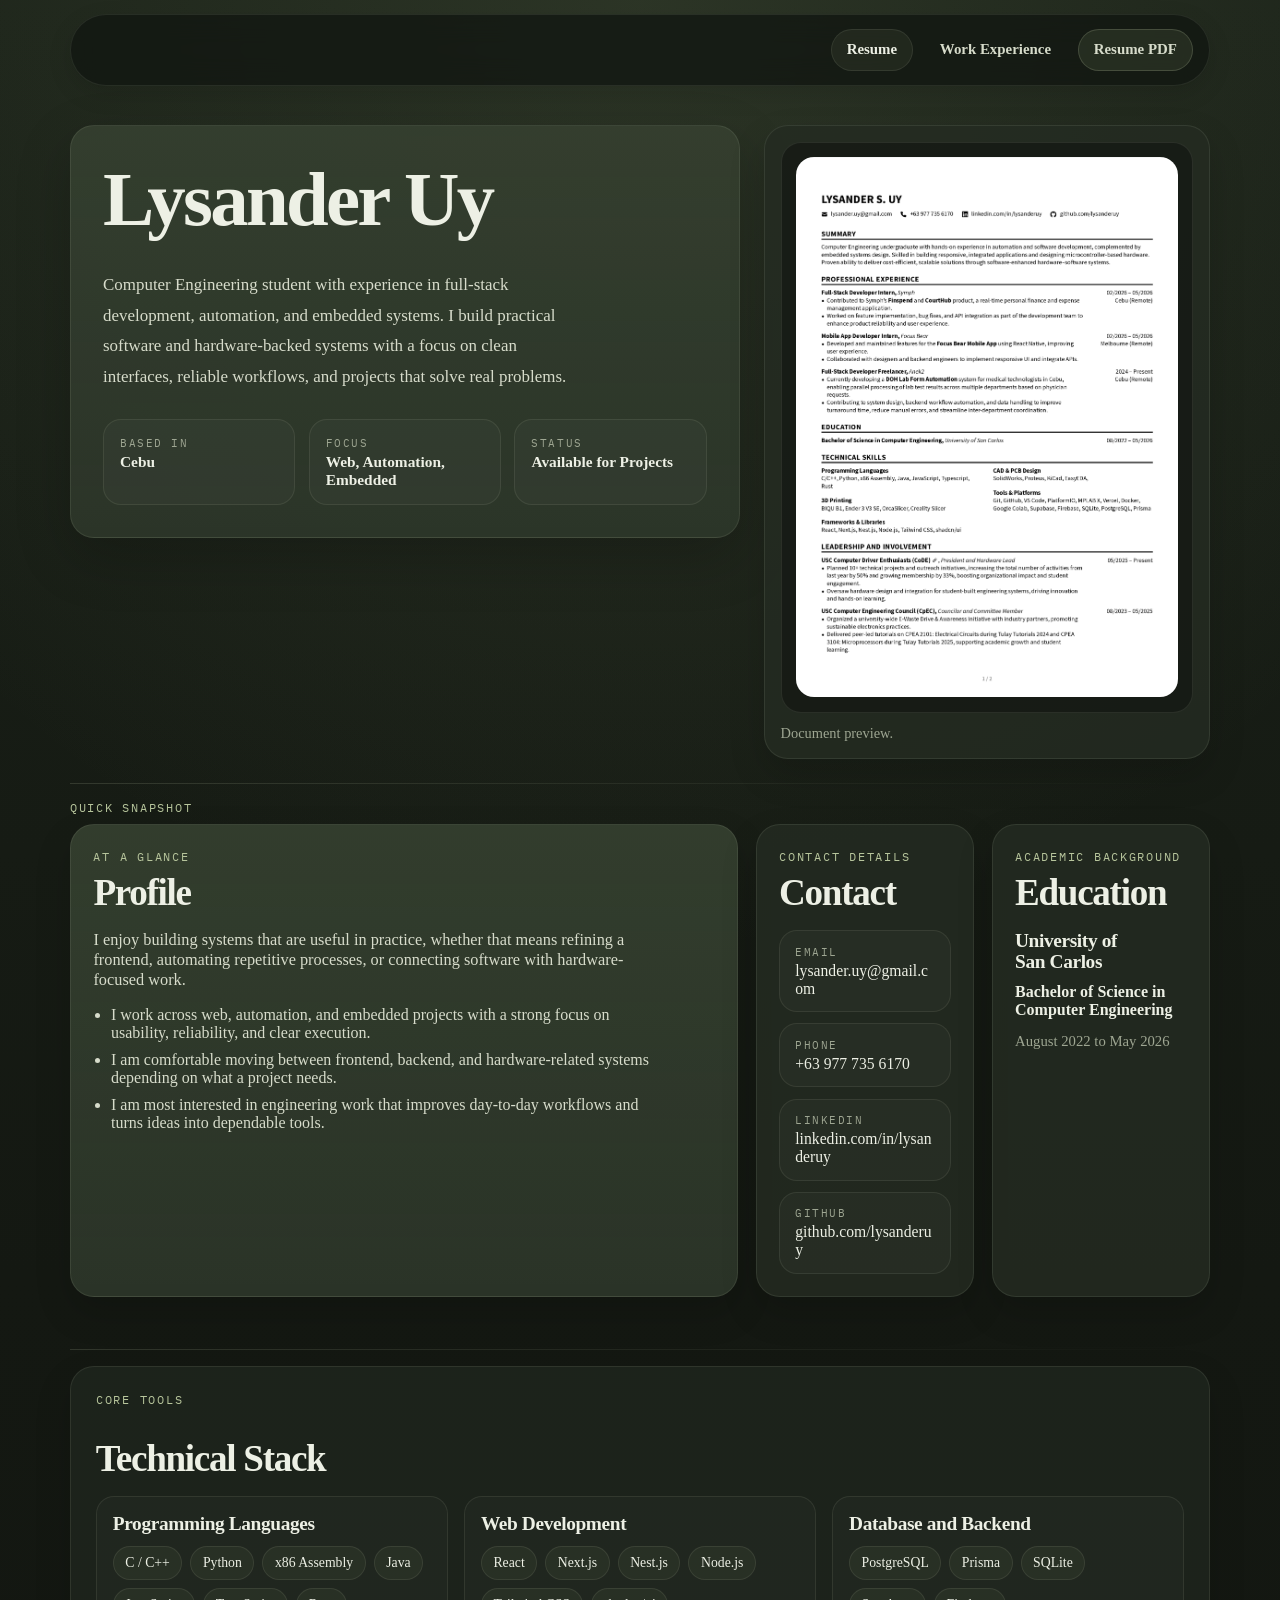
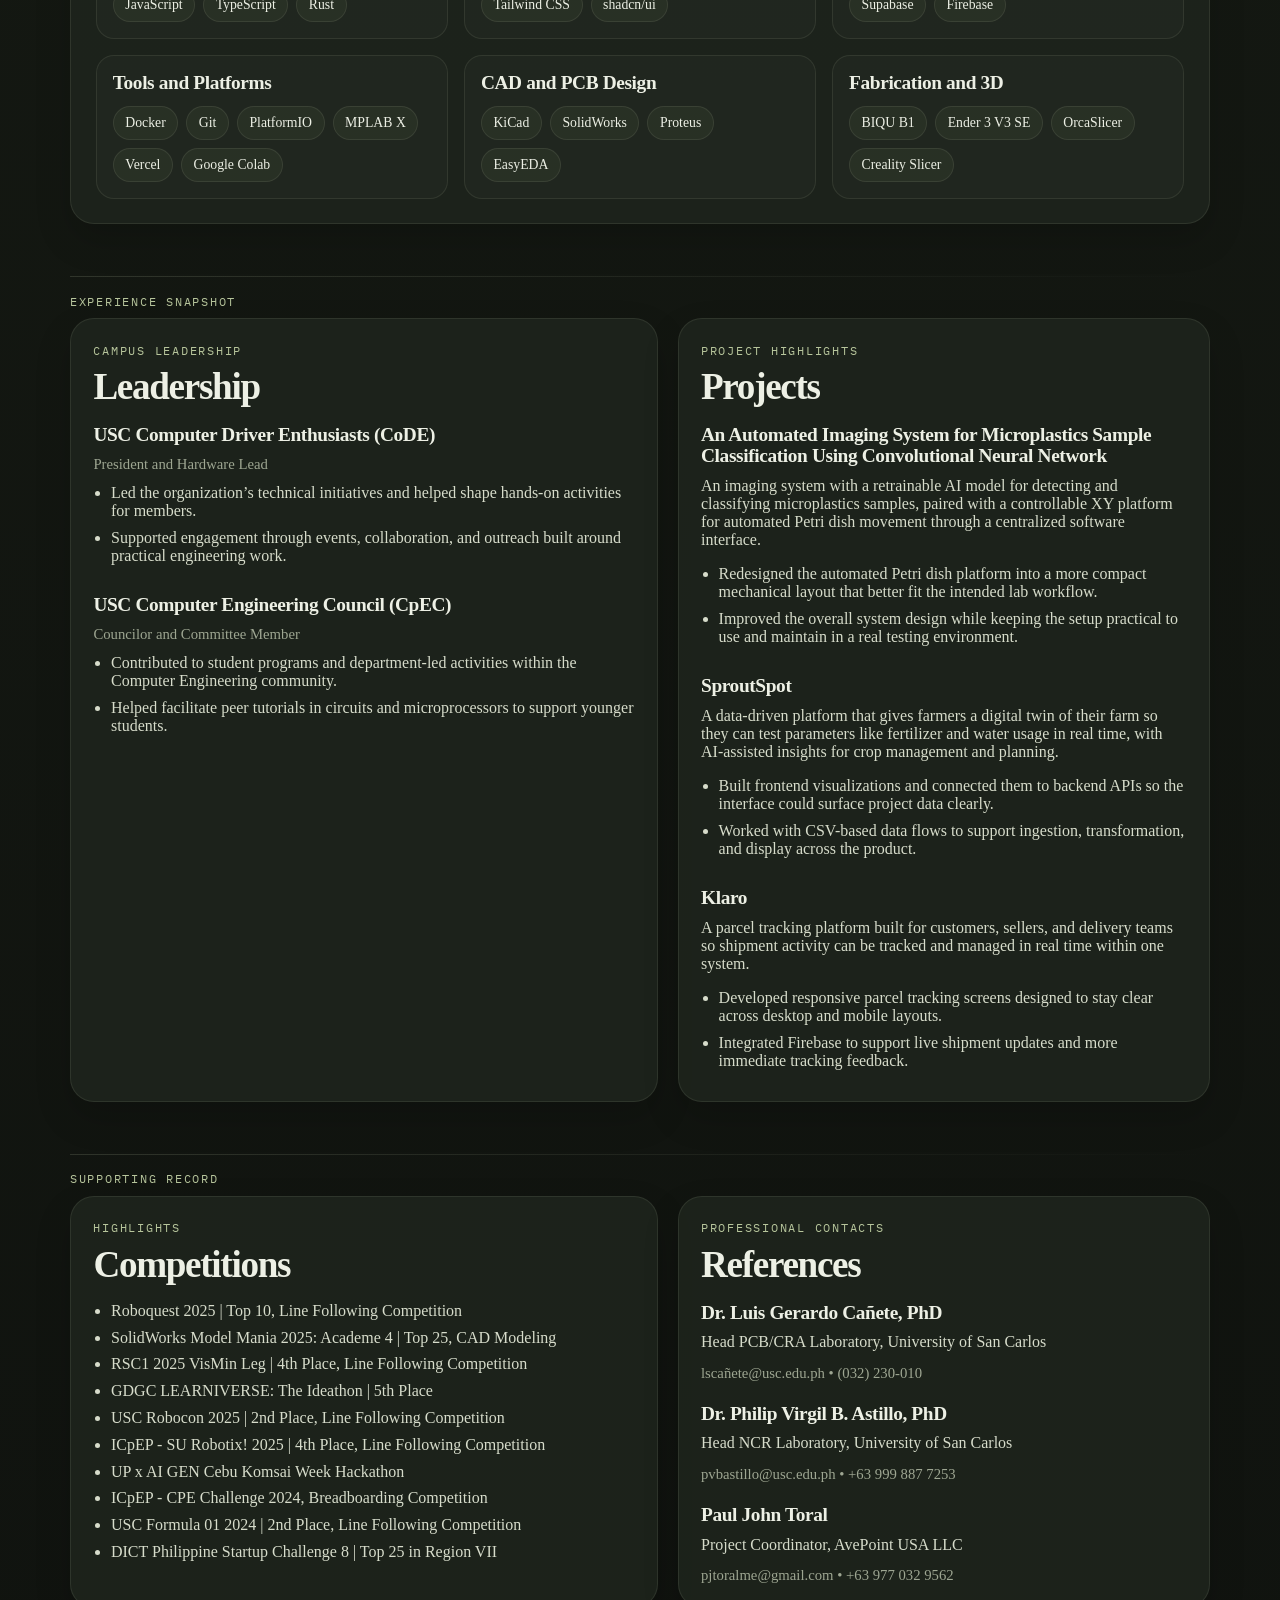
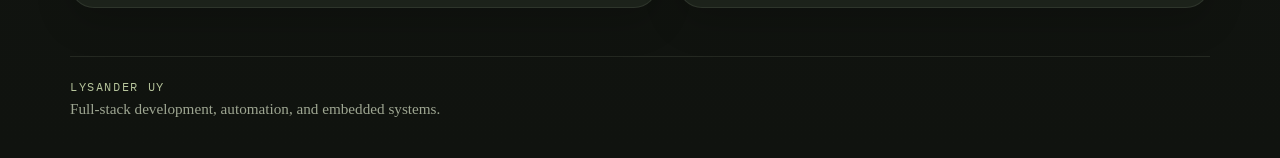
<file: index.html>
<!DOCTYPE html>
<html lang="en">
  <head>
    <meta charset="UTF-8" />
    <meta name="viewport" content="width=device-width, initial-scale=1.0" />
    <title>Lysander Uy | Resume</title>
    <link rel="stylesheet" href="styles.css" />
  </head>
  <body>
    <header class="site-header">
      <div class="container">
        <nav class="site-nav" aria-label="Main navigation">
          <div class="nav-links">
            <a class="active" href="index.html">Resume</a>
            <a href="experience.html">Work Experience</a>
            <a
              class="nav-cta"
              href="public/Lysander_Uy_Resume.pdf"
              target="_blank"
              rel="noreferrer"
              >Resume PDF</a
            >
          </div>
        </nav>
      </div>
    </header>

    <main class="page-shell">
      <section class="hero">
        <div class="container hero-shell">
          <div class="hero-copy feature-card">
            <div class="title-group">
              <h1>Lysander Uy</h1>
              <p class="lead">
                Computer Engineering student with experience in full-stack
                development, automation, and embedded systems. I build practical
                software and hardware-backed systems with a focus on clean
                interfaces, reliable workflows, and projects that solve real
                problems.
              </p>
            </div>

            <div class="stat-row">
              <div class="mini-card">
                <span class="mini-label">Based In</span>
                <strong>Cebu</strong>
              </div>
              <div class="mini-card">
                <span class="mini-label">Focus</span>
                <strong>Web, Automation, Embedded</strong>
              </div>
              <div class="mini-card">
                <span class="mini-label">Status</span>
                <strong>Available for Projects</strong>
              </div>
            </div>
          </div>

          <figure class="resume-figure">
            <div class="document-frame">
              <div class="document-body">
                <img
                  src="public/Lysander_Uy_Resume%201%20of%202.png"
                  alt="Preview of Lysander Uy's resume"
                />
              </div>
            </div>
            <figcaption>Document preview.</figcaption>
          </figure>
        </div>
      </section>

      <section class="section compact-section">
        <div class="container section-shell">
          <p class="section-marker">Quick Snapshot</p>
          <div class="intro-grid">
            <article class="card panel-block profile-panel spotlight-panel">
              <div class="panel-header">
                <p class="panel-label">At a Glance</p>
                <h2>Profile</h2>
              </div>
              <p class="section-intro">
                I enjoy building systems that are useful in practice, whether
                that means refining a frontend, automating repetitive processes,
                or connecting software with hardware-focused work.
              </p>
              <ul class="detail-list">
                <li>
                  I work across web, automation, and embedded projects with a
                  strong focus on usability, reliability, and clear execution.
                </li>
                <li>
                  I am comfortable moving between frontend, backend, and
                  hardware-related systems depending on what a project needs.
                </li>
                <li>
                  I am most interested in engineering work that improves
                  day-to-day workflows and turns ideas into dependable tools.
                </li>
              </ul>
            </article>

            <div class="detail-grid">
              <article class="card panel-block contact-panel">
                <div class="panel-header">
                  <p class="panel-label">Contact Details</p>
                  <h2>Contact</h2>
                </div>
                <ul class="contact-list utility-list compact-list">
                  <li>
                    <a class="contact-item" href="mailto:lysander.uy@gmail.com">
                      <span class="detail-term">Email</span>
                      <span class="detail-value">lysander.uy@gmail.com</span>
                    </a>
                  </li>
                  <li>
                    <a class="contact-item" href="tel:+639777356170">
                      <span class="detail-term">Phone</span>
                      <span class="detail-value">+63 977 735 6170</span>
                    </a>
                  </li>
                  <li>
                    <a
                      class="contact-item"
                      href="https://linkedin.com/in/lysanderuy"
                      target="_blank"
                      rel="noreferrer"
                    >
                      <span class="detail-term">LinkedIn</span>
                      <span class="detail-value">linkedin.com/in/lysanderuy</span>
                    </a>
                  </li>
                  <li>
                    <a
                      class="contact-item"
                      href="https://github.com/lysanderuy"
                      target="_blank"
                      rel="noreferrer"
                    >
                      <span class="detail-term">GitHub</span>
                      <span class="detail-value">github.com/lysanderuy</span>
                    </a>
                  </li>
                </ul>
              </article>

              <article class="card panel-block education-panel">
                <div class="panel-header">
                  <p class="panel-label">Academic Background</p>
                  <h2>Education</h2>
                </div>
                <h3>University of San Carlos</h3>
                <p><strong>Bachelor of Science in Computer Engineering</strong></p>
                <p class="meta">August 2022 to May 2026</p>
              </article>
            </div>
          </div>
        </div>
      </section>

      <section class="section compact-section">
        <div class="container section-shell">
          <article class="card panel-block skills-panel">
            <div class="section-heading">
              <p class="section-marker">Core Tools</p>
              <h2>Technical Stack</h2>
            </div>
            <div class="skills-grid">
              <div class="skill-group">
                <h3>Programming Languages</h3>
                <div class="tag-list">
                  <span>C / C++</span>
                  <span>Python</span>
                  <span>x86 Assembly</span>
                  <span>Java</span>
                  <span>JavaScript</span>
                  <span>TypeScript</span>
                  <span>Rust</span>
                </div>
              </div>

              <div class="skill-group">
                <h3>Web Development</h3>
                <div class="tag-list">
                  <span>React</span>
                  <span>Next.js</span>
                  <span>Nest.js</span>
                  <span>Node.js</span>
                  <span>Tailwind CSS</span>
                  <span>shadcn/ui</span>
                </div>
              </div>

              <div class="skill-group">
                <h3>Database and Backend</h3>
                <div class="tag-list">
                  <span>PostgreSQL</span>
                  <span>Prisma</span>
                  <span>SQLite</span>
                  <span>Supabase</span>
                  <span>Firebase</span>
                </div>
              </div>

              <div class="skill-group">
                <h3>Tools and Platforms</h3>
                <div class="tag-list">
                  <span>Docker</span>
                  <span>Git</span>
                  <span>PlatformIO</span>
                  <span>MPLAB X</span>
                  <span>Vercel</span>
                  <span>Google Colab</span>
                </div>
              </div>

              <div class="skill-group">
                <h3>CAD and PCB Design</h3>
                <div class="tag-list">
                  <span>KiCad</span>
                  <span>SolidWorks</span>
                  <span>Proteus</span>
                  <span>EasyEDA</span>
                </div>
              </div>

              <div class="skill-group">
                <h3>Fabrication and 3D</h3>
                <div class="tag-list">
                  <span>BIQU B1</span>
                  <span>Ender 3 V3 SE</span>
                  <span>OrcaSlicer</span>
                  <span>Creality Slicer</span>
                </div>
              </div>
            </div>
          </article>
        </div>
      </section>

      <section class="section compact-section">
        <div class="container section-shell">
          <p class="section-marker">Experience Snapshot</p>
          <div class="split-grid">
            <article class="card panel-block">
              <div class="panel-header">
                <p class="panel-label">Campus Leadership</p>
                <h2>Leadership</h2>
              </div>
              <div class="stack-list">
                <div>
                  <h3>USC Computer Driver Enthusiasts (CoDE)</h3>
                  <p class="meta">President and Hardware Lead</p>
                  <ul class="detail-list">
                    <li>
                      Led the organization&rsquo;s technical initiatives and
                      helped shape hands-on activities for members.
                    </li>
                    <li>
                      Supported engagement through events, collaboration, and
                      outreach built around practical engineering work.
                    </li>
                  </ul>
                </div>
                <div>
                  <h3>USC Computer Engineering Council (CpEC)</h3>
                  <p class="meta">Councilor and Committee Member</p>
                  <ul class="detail-list">
                    <li>
                      Contributed to student programs and department-led
                      activities within the Computer Engineering community.
                    </li>
                    <li>
                      Helped facilitate peer tutorials in circuits and
                      microprocessors to support younger students.
                    </li>
                  </ul>
                </div>
              </div>
            </article>

            <article class="card panel-block">
              <div class="panel-header">
                <p class="panel-label">Project Highlights</p>
                <h2>Projects</h2>
              </div>
              <div class="stack-list">
                <div>
                  <h3>
                    An Automated Imaging System for Microplastics Sample
                    Classification Using Convolutional Neural Network
                  </h3>
                  <p class="project-summary">
                    An imaging system with a retrainable AI model for detecting
                    and classifying microplastics samples, paired with a
                    controllable XY platform for automated Petri dish movement
                    through a centralized software interface.
                  </p>
                  <ul class="detail-list">
                    <li>
                      Redesigned the automated Petri dish platform into a more
                      compact mechanical layout that better fit the intended lab
                      workflow.
                    </li>
                    <li>
                      Improved the overall system design while keeping the setup
                      practical to use and maintain in a real testing
                      environment.
                    </li>
                  </ul>
                </div>
                <div>
                  <h3>SproutSpot</h3>
                  <p class="project-summary">
                    A data-driven platform that gives farmers a digital twin of
                    their farm so they can test parameters like fertilizer and
                    water usage in real time, with AI-assisted insights for crop
                    management and planning.
                  </p>
                  <ul class="detail-list">
                    <li>
                      Built frontend visualizations and connected them to backend
                      APIs so the interface could surface project data clearly.
                    </li>
                    <li>
                      Worked with CSV-based data flows to support ingestion,
                      transformation, and display across the product.
                    </li>
                  </ul>
                </div>
                <div>
                  <h3>Klaro</h3>
                  <p class="project-summary">
                    A parcel tracking platform built for customers, sellers, and
                    delivery teams so shipment activity can be tracked and
                    managed in real time within one system.
                  </p>
                  <ul class="detail-list">
                    <li>
                      Developed responsive parcel tracking screens designed to
                      stay clear across desktop and mobile layouts.
                    </li>
                    <li>
                      Integrated Firebase to support live shipment updates and
                      more immediate tracking feedback.
                    </li>
                  </ul>
                </div>
              </div>
            </article>
          </div>
        </div>
      </section>

      <section class="section compact-section support-tier">
        <div class="container section-shell">
          <p class="section-marker">Supporting Record</p>
          <div class="split-grid">
            <article class="card panel-block">
              <div class="panel-header">
                <p class="panel-label">Highlights</p>
                <h2>Competitions</h2>
              </div>
              <ul class="detail-list">
                <li>Roboquest 2025 | Top 10, Line Following Competition</li>
                <li>
                  SolidWorks Model Mania 2025: Academe 4 | Top 25, CAD Modeling
                </li>
                <li>
                  RSC1 2025 VisMin Leg | 4th Place, Line Following Competition
                </li>
                <li>GDGC LEARNIVERSE: The Ideathon | 5th Place</li>
                <li>USC Robocon 2025 | 2nd Place, Line Following Competition</li>
                <li>
                  ICpEP - SU Robotix! 2025 | 4th Place, Line Following Competition
                </li>
                <li>UP x AI GEN Cebu Komsai Week Hackathon</li>
                <li>ICpEP - CPE Challenge 2024, Breadboarding Competition</li>
                <li>
                  USC Formula 01 2024 | 2nd Place, Line Following Competition
                </li>
                <li>
                  DICT Philippine Startup Challenge 8 | Top 25 in Region VII
                </li>
              </ul>
            </article>

            <article class="card panel-block">
              <div class="panel-header">
                <p class="panel-label">Professional Contacts</p>
                <h2>References</h2>
              </div>
              <div class="stack-list">
                <div>
                  <h3>Dr. Luis Gerardo Cañete, PhD</h3>
                  <p>Head PCB/CRA Laboratory, University of San Carlos</p>
                  <p class="meta">lscañete@usc.edu.ph • (032) 230-010</p>
                </div>
                <div>
                  <h3>Dr. Philip Virgil B. Astillo, PhD</h3>
                  <p>Head NCR Laboratory, University of San Carlos</p>
                  <p class="meta">pvbastillo@usc.edu.ph • +63 999 887 7253</p>
                </div>
                <div>
                  <h3>Paul John Toral</h3>
                  <p>Project Coordinator, AvePoint USA LLC</p>
                  <p class="meta">pjtoralme@gmail.com • +63 977 032 9562</p>
                </div>
              </div>
            </article>
          </div>
        </div>
      </section>
    </main>

    <footer class="site-footer">
      <div class="container footer-content">
        <p class="footer-kicker">Lysander Uy</p>
        <p class="footer-line">
          Full-stack development, automation, and embedded systems.
        </p>
      </div>
    </footer>
    <button class="back-to-top" type="button" aria-label="Back to top">
      Top
    </button>
    <script src="script.js" defer></script>
  </body>
</html>
</file>
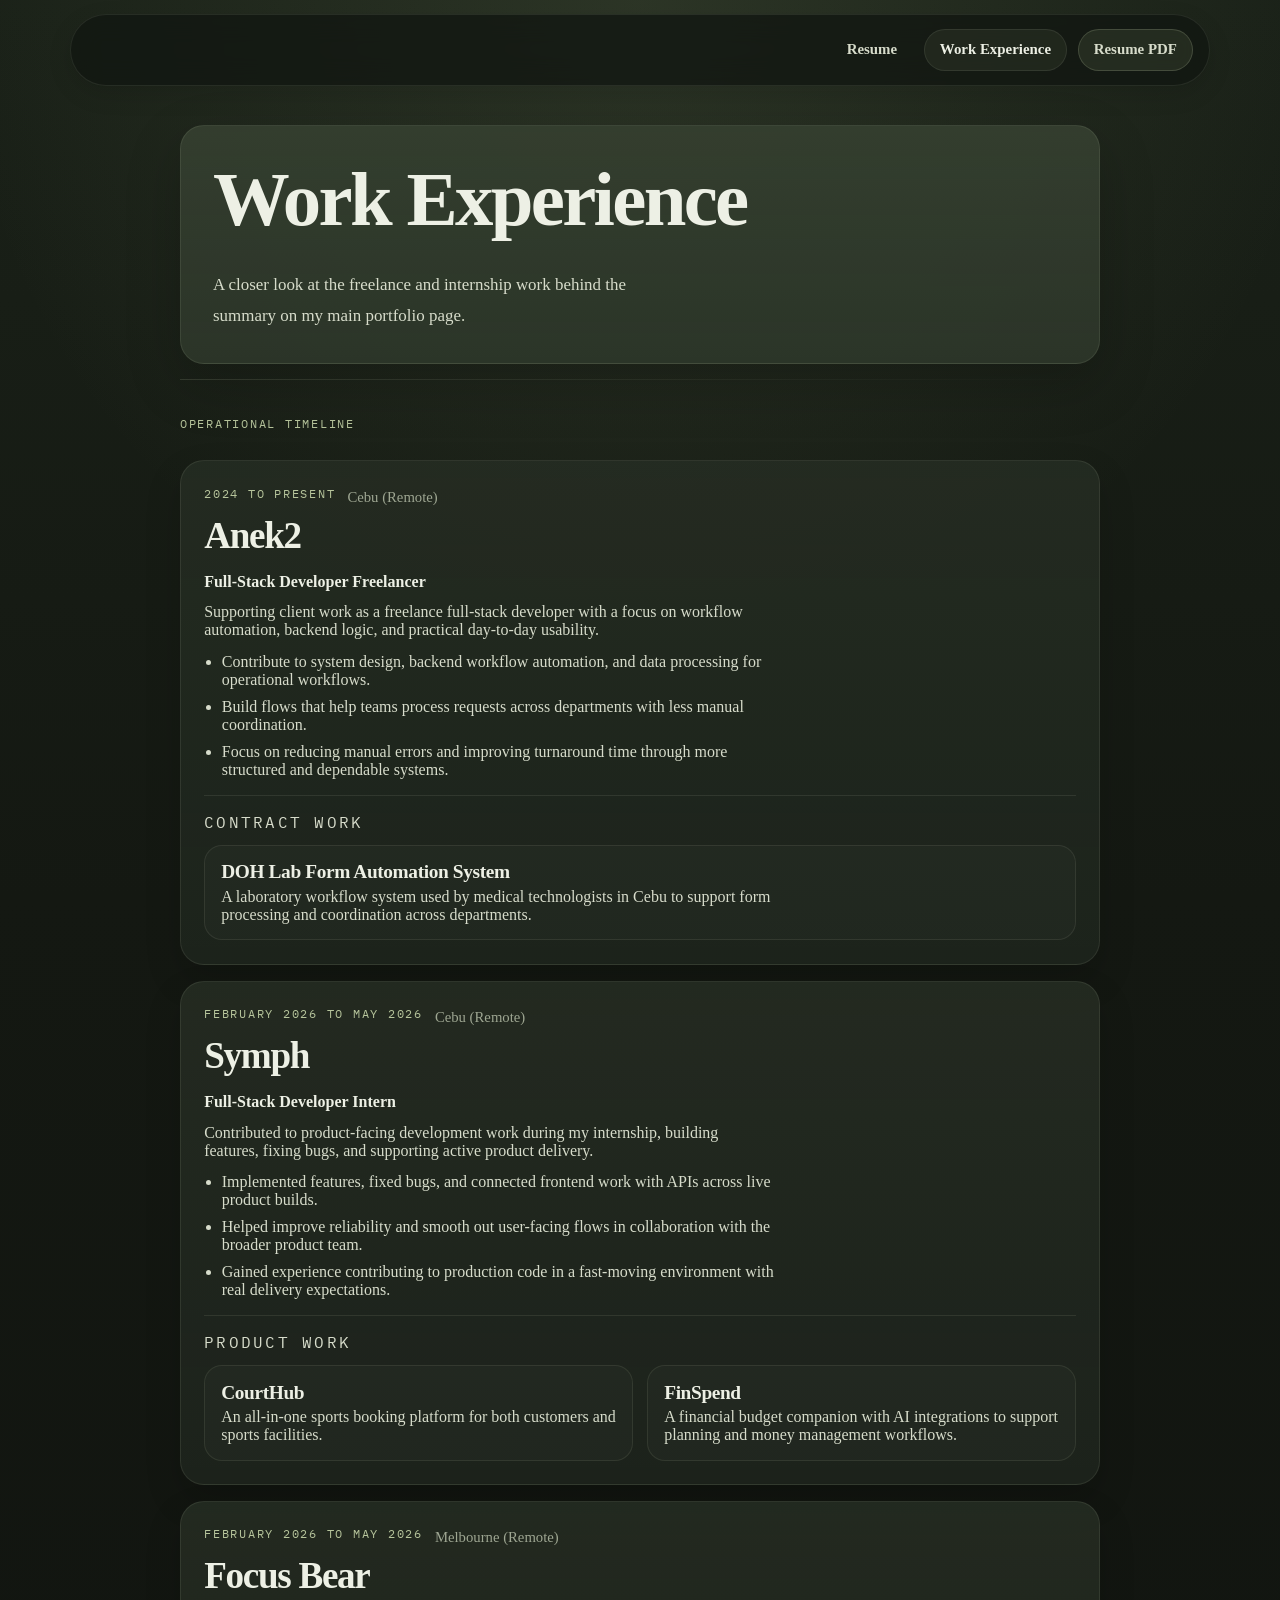
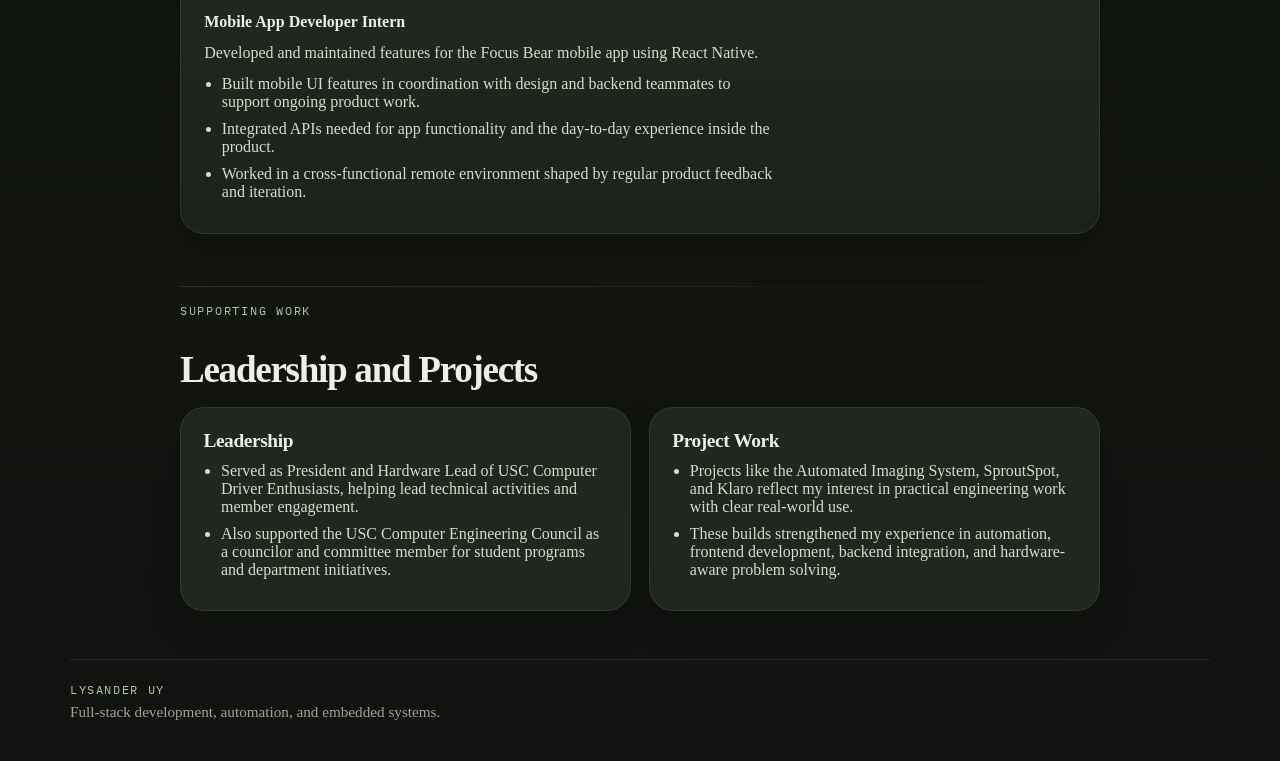
<file: experience.html>
<!DOCTYPE html>
<html lang="en">
  <head>
    <meta charset="UTF-8" />
    <meta name="viewport" content="width=device-width, initial-scale=1.0" />
    <title>Lysander Uy | Work Experience</title>
    <link rel="stylesheet" href="styles.css" />
  </head>
  <body>
    <header class="site-header">
      <div class="container">
        <nav class="site-nav" aria-label="Main navigation">
          <div class="nav-links">
            <a href="index.html">Resume</a>
            <a class="active" href="experience.html">Work Experience</a>
            <a
              class="nav-cta"
              href="public/Lysander_Uy_Resume.pdf"
              target="_blank"
              rel="noreferrer"
              >Resume PDF</a
            >
          </div>
        </nav>
      </div>
    </header>

    <main class="page-shell">
      <section class="hero inner-hero">
        <div class="container narrow">
          <div class="hero-copy feature-card">
            <div class="title-group">
              <h1>Work Experience</h1>
              <p class="lead">
                A closer look at the freelance and internship work behind the
                summary on my main portfolio page.
              </p>
            </div>
          </div>
        </div>
      </section>

      <section class="section compact-section">
        <div class="container narrow section-shell mission-shell">
          <p class="section-marker">Operational Timeline</p>
          <div class="timeline">
            <article class="timeline-card experience-block">
              <div class="timeline-header">
                <div class="timeline-meta">
                  <p class="timeline-tag">2024 to Present</p>
                  <p class="meta">Cebu (Remote)</p>
                </div>
                <h2>Anek2</h2>
                <p class="role-line">Full-Stack Developer Freelancer</p>
              </div>
              <p>
                Supporting client work as a freelance full-stack developer with a
                focus on workflow automation, backend logic, and practical
                day-to-day usability.
              </p>
              <ul>
                <li>
                  Contribute to system design, backend workflow automation, and
                  data processing for operational workflows.
                </li>
                <li>
                  Build flows that help teams process requests across departments
                  with less manual coordination.
                </li>
                <li>
                  Focus on reducing manual errors and improving turnaround time
                  through more structured and dependable systems.
                </li>
              </ul>
              <div class="sub-work">
                <p class="sub-work-label">Contract Work</p>
                <div class="sub-work-item">
                  <h3>DOH Lab Form Automation System</h3>
                  <p>
                    A laboratory workflow system used by medical technologists in
                    Cebu to support form processing and coordination across
                    departments.
                  </p>
                </div>
              </div>
            </article>

            <article class="timeline-card experience-block">
              <div class="timeline-header">
                <div class="timeline-meta">
                  <p class="timeline-tag">February 2026 to May 2026</p>
                  <p class="meta">Cebu (Remote)</p>
                </div>
                <h2>Symph</h2>
                <p class="role-line">Full-Stack Developer Intern</p>
              </div>
              <p>
                Contributed to product-facing development work during my
                internship, building features, fixing bugs, and supporting active
                product delivery.
              </p>
              <ul>
                <li>
                  Implemented features, fixed bugs, and connected frontend work
                  with APIs across live product builds.
                </li>
                <li>
                  Helped improve reliability and smooth out user-facing flows in
                  collaboration with the broader product team.
                </li>
                <li>
                  Gained experience contributing to production code in a
                  fast-moving environment with real delivery expectations.
                </li>
              </ul>
              <div class="sub-work">
                <p class="sub-work-label">Product Work</p>
                <div class="sub-work-grid">
                  <div class="sub-work-item">
                    <h3>CourtHub</h3>
                    <p>
                      An all-in-one sports booking platform for both customers
                      and sports facilities.
                    </p>
                  </div>
                  <div class="sub-work-item">
                    <h3>FinSpend</h3>
                    <p>
                      A financial budget companion with AI integrations to
                      support planning and money management workflows.
                    </p>
                  </div>
                </div>
              </div>
            </article>

            <article class="timeline-card experience-block">
              <div class="timeline-header">
                <div class="timeline-meta">
                  <p class="timeline-tag">February 2026 to May 2026</p>
                  <p class="meta">Melbourne (Remote)</p>
                </div>
                <h2>Focus Bear</h2>
                <p class="role-line">Mobile App Developer Intern</p>
              </div>
              <p>
                Developed and maintained features for the Focus Bear mobile app
                using React Native.
              </p>
              <ul>
                <li>
                  Built mobile UI features in coordination with design and
                  backend teammates to support ongoing product work.
                </li>
                <li>
                  Integrated APIs needed for app functionality and the day-to-day
                  experience inside the product.
                </li>
                <li>
                  Worked in a cross-functional remote environment shaped by
                  regular product feedback and iteration.
                </li>
              </ul>
            </article>
          </div>
        </div>
      </section>

      <section class="section compact-section support-tier">
        <div class="container narrow section-shell">
          <div class="section-heading">
            <p class="section-marker">Supporting Work</p>
            <h2>Leadership and Projects</h2>
          </div>
          <div class="two-column">
            <article class="support-card">
              <h3>Leadership</h3>
              <ul class="detail-list">
                <li>
                  Served as President and Hardware Lead of USC Computer Driver
                  Enthusiasts, helping lead technical activities and member
                  engagement.
                </li>
                <li>
                  Also supported the USC Computer Engineering Council as a
                  councilor and committee member for student programs and
                  department initiatives.
                </li>
              </ul>
            </article>

            <article class="support-card">
              <h3>Project Work</h3>
              <ul class="detail-list">
                <li>
                  Projects like the Automated Imaging System, SproutSpot, and
                  Klaro reflect my interest in practical engineering work with
                  clear real-world use.
                </li>
                <li>
                  These builds strengthened my experience in automation,
                  frontend development, backend integration, and
                  hardware-aware problem solving.
                </li>
              </ul>
            </article>
          </div>
        </div>
      </section>
    </main>

    <footer class="site-footer">
      <div class="container footer-content">
        <p class="footer-kicker">Lysander Uy</p>
        <p class="footer-line">
          Full-stack development, automation, and embedded systems.
        </p>
      </div>
    </footer>
    <button class="back-to-top" type="button" aria-label="Back to top">
      Top
    </button>
    <script src="script.js" defer></script>
  </body>
</html>
</file>
<file: styles.css>
@import url("https://fonts.googleapis.com/css2?family=Manrope:wght@400;500;600;700;800&family=IBM+Plex+Mono:wght@400;500;600&display=swap");

:root {
  --bg: #141812;
  --bg-top: #1a2118;
  --bg-bottom: #10130f;
  --surface: rgba(30, 37, 29, 0.88);
  --surface-soft: rgba(36, 44, 34, 0.84);
  --surface-strong: rgba(45, 55, 42, 0.92);
  --surface-subtle: rgba(24, 29, 23, 0.72);
  --text: #edf0e5;
  --text-soft: #d7dccb;
  --text-muted: #9ea692;
  --accent: #8fa173;
  --accent-strong: #b7c59c;
  --line: rgba(181, 191, 160, 0.12);
  --line-strong: rgba(181, 191, 160, 0.22);
  --focus: #d5dcc6;
  --shadow-soft: 0 16px 36px rgba(0, 0, 0, 0.16);
  --shadow-card: 0 20px 56px rgba(0, 0, 0, 0.2);
  --radius-sm: 12px;
  --radius-md: 18px;
  --radius-lg: 24px;
  --radius-xl: 30px;
  --max-width: 1140px;
  --reading-width: 70ch;
  --fs-body: 1rem;
  --fs-meta: 0.92rem;
  --fs-label: 0.78rem;
  --fs-h3: clamp(1.05rem, 0.85rem + 0.45vw, 1.28rem);
  --fs-h2: clamp(1.65rem, 1.2rem + 1.4vw, 2.4rem);
  --fs-h1: clamp(2.9rem, 6vw, 5rem);
}

*,
*::before,
*::after {
  box-sizing: border-box;
}

html {
  scroll-behavior: smooth;
}

body {
  margin: 0;
  min-height: 100vh;
  font-family: "Manrope", "Segoe UI", sans-serif;
  line-height: 1.65;
  color: var(--text);
  background:
    radial-gradient(circle at top, rgba(143, 161, 115, 0.16), transparent 28%),
    linear-gradient(180deg, var(--bg-top) 0%, var(--bg) 38%, var(--bg-bottom) 100%);
}

body,
button,
input,
textarea,
select {
  font: inherit;
}

img {
  display: block;
  max-width: 100%;
}

a {
  color: var(--text);
  text-decoration-color: rgba(237, 240, 229, 0.3);
  text-underline-offset: 0.18em;
  transition:
    color 160ms ease,
    background-color 160ms ease,
    border-color 160ms ease,
    transform 160ms ease,
    text-decoration-color 160ms ease;
}

a:hover {
  color: var(--accent-strong);
  text-decoration-color: currentColor;
}

a:focus-visible {
  outline: 2px solid var(--focus);
  outline-offset: 4px;
  border-radius: 8px;
}

p,
li {
  color: var(--text-soft);
  max-width: var(--reading-width);
}

p {
  margin: 0 0 0.85rem;
  font-size: var(--fs-body);
}

h1,
h2,
h3 {
  margin-top: 0;
  margin-bottom: 0.65rem;
  line-height: 1.1;
  color: var(--text);
  text-wrap: balance;
}

h1,
h2 {
  font-weight: 800;
  letter-spacing: -0.035em;
}

h1 {
  margin-bottom: 1rem;
  font-size: var(--fs-h1);
}

h2 {
  font-size: var(--fs-h2);
}

h3 {
  font-size: var(--fs-h3);
  font-weight: 700;
  letter-spacing: -0.02em;
}

.container {
  width: min(var(--max-width), calc(100% - 2rem));
  margin: 0 auto;
}

.narrow {
  width: min(920px, 100%);
}

.page-shell {
  position: relative;
}

.site-header {
  position: sticky;
  top: 0;
  z-index: 30;
  padding-top: 0.85rem;
}

.site-nav {
  display: flex;
  align-items: center;
  justify-content: space-between;
  gap: 1rem;
  padding: 0.9rem 1rem;
  border: 1px solid var(--line);
  border-radius: 999px;
  background: rgba(17, 22, 17, 0.78);
  backdrop-filter: blur(14px);
  box-shadow: 0 8px 24px rgba(0, 0, 0, 0.12);
}

.brand {
  display: inline-flex;
  flex-direction: column;
  gap: 0.12rem;
  min-width: fit-content;
  text-decoration: none;
  color: var(--text);
}

.brand-kicker,
.section-marker,
.panel-label,
.mini-label,
.sub-work-label,
.timeline-tag,
.detail-term,
.footer-kicker {
  font-family: "IBM Plex Mono", monospace;
  text-transform: uppercase;
  letter-spacing: 0.14em;
}

.brand-kicker {
  font-size: 0.66rem;
  color: var(--text-muted);
}

.brand-name {
  font-size: 1.03rem;
  font-weight: 700;
  letter-spacing: -0.02em;
}

.nav-links {
  display: flex;
  flex-wrap: wrap;
  gap: 0.65rem;
  align-items: center;
  margin-left: auto;
  justify-content: flex-end;
}

.nav-links a {
  display: inline-flex;
  align-items: center;
  justify-content: center;
  min-height: 42px;
  padding: 0.56rem 0.95rem;
  border: 1px solid transparent;
  border-radius: 999px;
  color: var(--text-soft);
  text-decoration: none;
  font-size: 0.93rem;
  font-weight: 600;
}

.nav-links a:hover,
.nav-links a.active {
  color: var(--text);
  border-color: var(--line);
  background: rgba(143, 161, 115, 0.1);
}

.nav-links .nav-cta {
  border-color: var(--line-strong);
  background: rgba(143, 161, 115, 0.14);
}

.hero {
  padding: 2.4rem 0 1.2rem;
}

.inner-hero {
  padding-bottom: 0.65rem;
}

.hero-shell,
.intro-grid,
.split-grid,
.skills-grid,
.two-column,
.detail-grid,
.section-heading,
.footer-content {
  display: grid;
  gap: 1.4rem;
}

.hero-shell {
  grid-template-columns: minmax(0, 1.2fr) minmax(300px, 0.8fr);
  align-items: start;
  gap: 1.5rem;
}

.intro-grid {
  grid-template-columns: minmax(0, 1.25fr) minmax(260px, 0.85fr);
  gap: 1.1rem;
}

.split-grid {
  grid-template-columns: minmax(0, 1.05fr) minmax(0, 0.95fr);
  gap: 1.2rem;
}

.two-column,
.detail-grid {
  grid-template-columns: repeat(2, minmax(0, 1fr));
  gap: 1.1rem;
}

.eyebrow,
.section-marker,
.panel-label,
.timeline-tag {
  margin: 0 0 0.6rem;
  font-size: var(--fs-label);
  color: var(--accent-strong);
}

.lead {
  margin-bottom: 0;
  color: var(--text-soft);
  font-size: 1.06rem;
  line-height: 1.8;
  max-width: 56ch;
}

.card,
.feature-card,
.resume-figure,
.timeline-card,
.support-card,
.experience-block {
  margin: 0;
  border: 1px solid var(--line);
  border-radius: var(--radius-lg);
  background: var(--surface);
  box-shadow: var(--shadow-soft);
}

.feature-card {
  padding: 2rem;
  background:
    linear-gradient(180deg, rgba(143, 161, 115, 0.08), rgba(143, 161, 115, 0)),
    var(--surface-strong);
  box-shadow: var(--shadow-card);
}

.hero-copy .title-group {
  display: grid;
  gap: 0.75rem;
  margin-bottom: 1rem;
}

.role-chip {
  display: inline-flex;
  align-items: center;
  align-self: start;
  padding: 0.45rem 0.78rem;
  border: 1px solid var(--line);
  border-radius: 999px;
  background: rgba(255, 255, 255, 0.03);
  color: var(--accent-strong);
  font-size: 0.82rem;
  font-weight: 700;
}

.stat-row {
  display: grid;
  grid-template-columns: repeat(3, minmax(0, 1fr));
  gap: 0.85rem;
  margin-top: 1.7rem;
}

.mini-card {
  padding: 0.95rem 1rem;
  border: 1px solid var(--line);
  border-radius: var(--radius-md);
  background: rgba(255, 255, 255, 0.025);
}

.mini-label {
  display: block;
  margin-bottom: 0.22rem;
  color: var(--text-muted);
  font-size: 0.68rem;
}

.mini-card strong {
  color: var(--text);
  font-size: 0.96rem;
}

.resume-figure {
  padding: 1rem;
  background: var(--surface-soft);
}

.document-frame {
  overflow: hidden;
  border: 1px solid var(--line);
  border-radius: calc(var(--radius-lg) - 4px);
  background: rgba(15, 18, 15, 0.54);
}

.document-header {
  display: flex;
  align-items: center;
  justify-content: space-between;
  gap: 1rem;
  padding: 0.8rem 1rem;
  border-bottom: 1px solid var(--line);
}

.document-header .detail-term {
  font-size: 0.68rem;
  color: var(--text-muted);
}

.document-header .detail-value {
  margin: 0;
  color: var(--text);
  font-size: 0.88rem;
  font-weight: 700;
}

.document-body {
  padding: 0.9rem;
}

.resume-figure img {
  width: 100%;
  border-radius: var(--radius-md);
}

.resume-figure figcaption {
  margin-top: 0.8rem;
  color: var(--text-muted);
  font-size: 0.9rem;
}

.section {
  padding: 1rem 0 3rem;
}

.compact-section {
  padding-top: 0.25rem;
}

.section-shell::before {
  content: "";
  display: block;
  height: 1px;
  margin-bottom: 0.95rem;
  background: linear-gradient(90deg, rgba(181, 191, 160, 0.18), rgba(181, 191, 160, 0));
}

.panel-block,
.support-card {
  min-height: 100%;
  padding: 1.4rem;
}

.panel-header,
.section-heading {
  margin-bottom: 1rem;
}

.section-heading h2 {
  margin-bottom: 0;
}

.spotlight-panel {
  background:
    linear-gradient(180deg, rgba(143, 161, 115, 0.08), rgba(143, 161, 115, 0)),
    var(--surface-strong);
}

.profile-panel .section-intro {
  font-size: 1.02rem;
}

.contact-panel,
.education-panel,
.support-card {
  background: var(--surface-soft);
}

.utility-list {
  display: grid;
  gap: 0.7rem;
}

.contact-list {
  margin: 0;
  padding: 0;
  list-style: none;
}

.contact-list li {
  margin: 0;
}

.contact-item {
  display: flex;
  flex-direction: column;
  gap: 0.18rem;
  padding: 0.85rem 0.95rem;
  border: 1px solid var(--line);
  border-radius: var(--radius-md);
  background: rgba(255, 255, 255, 0.025);
  text-decoration: none;
}

.contact-item:hover {
  transform: translateY(-1px);
  border-color: var(--line-strong);
  background: rgba(143, 161, 115, 0.08);
}

.detail-term {
  color: var(--text-muted);
  font-size: 0.68rem;
}

.detail-value {
  color: var(--text);
  font-size: 0.98rem;
  word-break: break-word;
}

.education-panel strong {
  display: block;
  max-width: 24ch;
  color: var(--text);
}

.meta {
  margin: 0 0 0.7rem;
  color: var(--text-muted);
  font-size: var(--fs-meta);
}

.section-intro,
.project-summary {
  margin: 0 0 1rem;
  color: var(--text-soft);
}

.skills-panel {
  padding: 1.55rem;
}

.skills-grid {
  grid-template-columns: repeat(3, minmax(0, 1fr));
  gap: 1rem;
}

.skill-group {
  display: grid;
  align-content: start;
  gap: 0.75rem;
  padding: 1rem;
  border: 1px solid var(--line);
  border-radius: var(--radius-md);
  background: rgba(255, 255, 255, 0.02);
}

.skill-group h3 {
  margin-bottom: 0;
}

.tag-list {
  display: flex;
  flex-wrap: wrap;
  gap: 0.5rem;
}

.tag-list span {
  display: inline-flex;
  align-items: center;
  min-height: 34px;
  padding: 0.34rem 0.72rem;
  border: 1px solid var(--line);
  border-radius: 999px;
  background: rgba(143, 161, 115, 0.08);
  color: var(--text);
  font-size: 0.86rem;
}

.stack-list {
  display: grid;
  gap: 1.3rem;
}

.detail-list,
.experience-block ul {
  margin: 0;
  padding-left: 1.1rem;
}

.detail-list li,
.experience-block li {
  margin-bottom: 0.55rem;
}

.project-summary {
  max-width: 60ch;
}

.support-tier {
  opacity: 1;
}

.mission-shell {
  display: grid;
  gap: 1.25rem;
}

.timeline {
  display: grid;
  gap: 1rem;
}

.timeline-card {
  padding: 1.45rem;
  background:
    linear-gradient(180deg, rgba(143, 161, 115, 0.06), rgba(143, 161, 115, 0)),
    var(--surface);
}

.timeline-header {
  display: grid;
  gap: 0.35rem;
  margin-bottom: 0.8rem;
}

.timeline-meta {
  display: flex;
  flex-wrap: wrap;
  gap: 0.75rem;
  align-items: center;
}

.timeline-meta .meta {
  margin: 0;
}

.role-line {
  margin: 0;
  color: var(--text);
  font-size: 1rem;
  font-weight: 700;
}

.sub-work {
  margin-top: 1rem;
  padding-top: 1rem;
  border-top: 1px solid var(--line);
}

.sub-work-grid {
  display: grid;
  grid-template-columns: repeat(2, minmax(0, 1fr));
  gap: 0.9rem;
}

.sub-work-item {
  padding: 0.95rem 1rem;
  border: 1px solid var(--line);
  border-radius: var(--radius-md);
  background: rgba(255, 255, 255, 0.02);
}

.sub-work-item h3 {
  margin-bottom: 0.35rem;
}

.footer-content {
  gap: 0.35rem;
  padding: 1.4rem 0 2.5rem;
  border-top: 1px solid var(--line);
}

.back-to-top {
  position: fixed;
  right: 1rem;
  bottom: 1rem;
  z-index: 40;
  min-width: 72px;
  min-height: 48px;
  padding: 0.7rem 1rem;
  border: 1px solid var(--line-strong);
  border-radius: 999px;
  background: rgba(17, 22, 17, 0.92);
  color: var(--text);
  box-shadow: var(--shadow-soft);
  cursor: pointer;
  opacity: 0;
  visibility: hidden;
  transform: translateY(12px);
  pointer-events: none;
  transition:
    opacity 180ms ease,
    transform 180ms ease,
    background-color 180ms ease,
    border-color 180ms ease,
    color 180ms ease;
}

.back-to-top.is-visible {
  opacity: 1;
  visibility: visible;
  transform: translateY(0);
  pointer-events: auto;
}

.back-to-top:hover {
  background: rgba(143, 161, 115, 0.18);
  border-color: var(--accent);
  color: var(--accent-strong);
}

.back-to-top:focus-visible {
  outline: 2px solid var(--focus);
  outline-offset: 4px;
}

.footer-kicker {
  margin: 0;
  font-size: 0.72rem;
  color: var(--accent-strong);
}

.footer-line {
  margin: 0;
  color: var(--text-muted);
  font-size: 0.95rem;
}

.panel-block > *:last-child,
.feature-card > *:last-child,
.stack-list > div > *:last-child,
.footer-content > *:last-child,
.sub-work-item > *:last-child,
.contact-item > *:last-child {
  margin-bottom: 0;
}

.hero-copy,
.resume-figure,
.panel-block,
.timeline-card,
.support-card,
.site-nav,
.contact-item,
.sub-work-item,
.skill-group {
  animation: rise-fade 420ms ease both;
}

@keyframes rise-fade {
  from {
    opacity: 0;
    transform: translateY(8px);
  }

  to {
    opacity: 1;
    transform: translateY(0);
  }
}

@media (prefers-reduced-motion: reduce) {
  html {
    scroll-behavior: auto;
  }

  *,
  *::before,
  *::after {
    animation: none !important;
    transition: none !important;
  }
}

@media (max-width: 1040px) {
  .hero-shell,
  .intro-grid,
  .split-grid,
  .skills-grid,
  .two-column,
  .detail-grid,
  .sub-work-grid {
    grid-template-columns: 1fr;
  }
}

@media (max-width: 820px) {
  .site-header {
    padding-top: 0.55rem;
  }

  .site-nav {
    flex-direction: column;
    align-items: stretch;
    border-radius: 26px;
  }

  .nav-links {
    width: 100%;
  }

  .nav-links a {
    flex: 1 1 150px;
  }

  .feature-card,
  .panel-block,
  .timeline-card,
  .support-card {
    padding: 1.2rem;
  }

  .stat-row {
    grid-template-columns: 1fr;
  }
}

@media (max-width: 560px) {
  .container {
    width: min(var(--max-width), calc(100% - 1rem));
  }

  h1 {
    font-size: clamp(2.45rem, 12vw, 3.35rem);
  }

  .document-header {
    flex-direction: column;
    align-items: flex-start;
  }

  .tag-list span {
    width: 100%;
    justify-content: center;
  }

  .back-to-top {
    right: 0.75rem;
    bottom: 0.75rem;
  }
}
</file>
